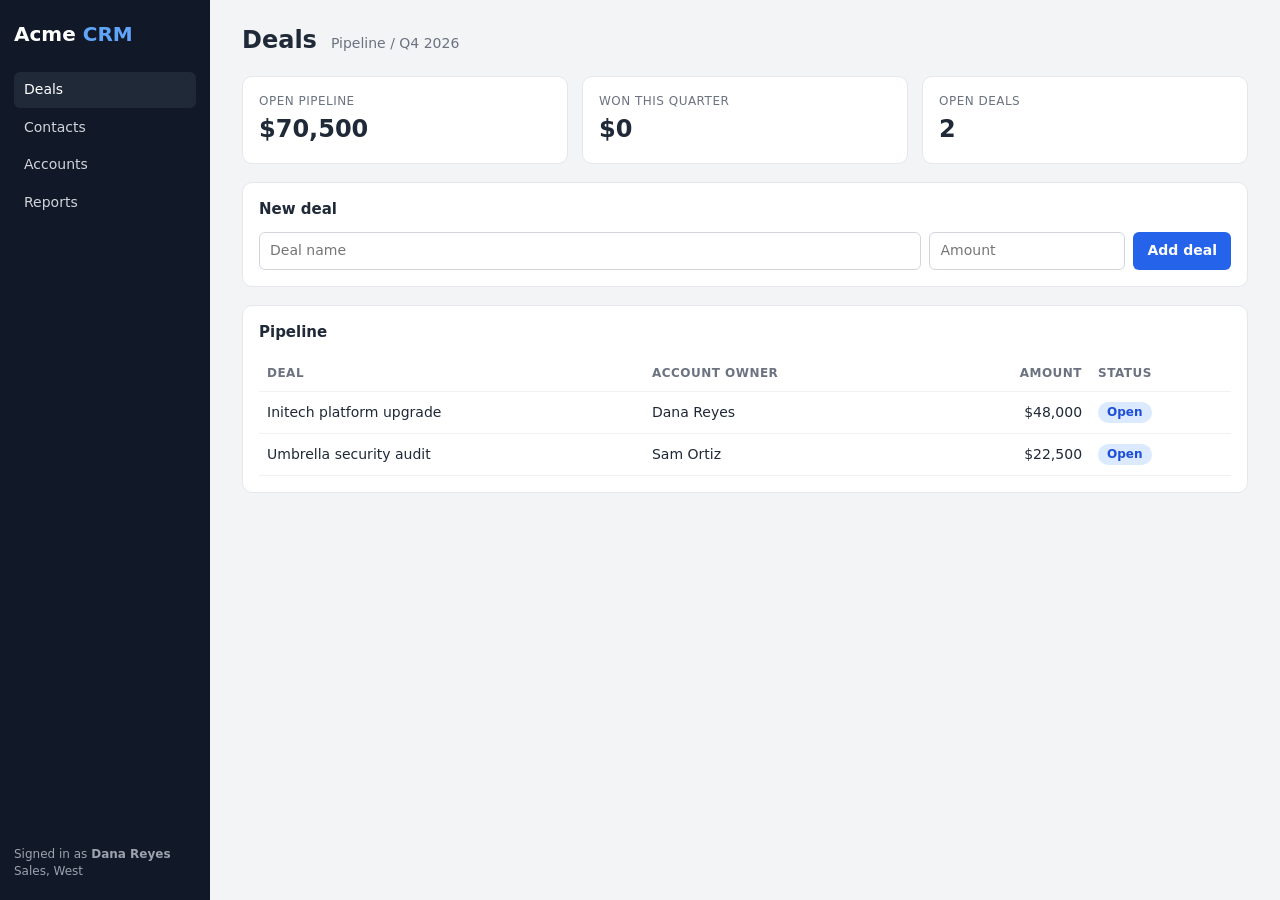
<file: demo/app/index.html>
<!doctype html>
<html lang="en">
<head>
<meta charset="utf-8">
<title>Acme CRM</title>
<link rel="stylesheet" href="styles.css">
</head>
<body>
<aside class="side">
  <div class="brand">Acme <span>CRM</span></div>
  <nav>
    <a class="active" href="#">Deals</a>
    <a href="#">Contacts</a>
    <a href="#">Accounts</a>
    <a href="#">Reports</a>
  </nav>
  <div class="me">Signed in as <b>Dana Reyes</b><br>Sales, West</div>
</aside>
<main>
  <header class="top">
    <h1>Deals</h1>
    <span class="crumb">Pipeline / Q4 2026</span>
  </header>
  <section class="kpis">
    <div class="kpi"><div class="label">Open pipeline</div><div class="value" id="kpi-open">$0</div></div>
    <div class="kpi"><div class="label">Won this quarter</div><div class="value" id="kpi-won">$0</div></div>
    <div class="kpi"><div class="label">Open deals</div><div class="value" id="kpi-count">0</div></div>
  </section>
  <section class="card">
    <h2>New deal</h2>
    <form id="deal-form">
      <input id="deal-name" placeholder="Deal name" aria-label="Deal name">
      <input id="deal-amount" placeholder="Amount" aria-label="Amount" inputmode="numeric">
      <button type="submit">Add deal</button>
    </form>
  </section>
  <section class="card">
    <h2>Pipeline</h2>
    <table>
      <thead><tr><th>Deal</th><th>Account owner</th><th class="num">Amount</th><th>Status</th></tr></thead>
      <tbody id="deals"></tbody>
    </table>
  </section>
</main>
<script src="app.js"></script>
</body>
</html>
</file>
<file: demo/app/styles.css>
* { box-sizing: border-box; }
body { margin: 0; display: flex; min-height: 100vh; font: 14px/1.4 "Segoe UI", system-ui, sans-serif; color: #1f2937; background: #f3f4f6; }
.side { width: 210px; background: #111827; color: #d1d5db; padding: 20px 14px; display: flex; flex-direction: column; }
.brand { font-size: 20px; font-weight: 700; color: #fff; margin-bottom: 24px; }
.brand span { color: #60a5fa; }
nav a { display: block; padding: 8px 10px; border-radius: 6px; color: #d1d5db; text-decoration: none; margin-bottom: 2px; }
nav a.active, nav a:hover { background: #1f2937; color: #fff; }
.me { margin-top: auto; font-size: 12px; color: #9ca3af; }
main { flex: 1; padding: 24px 32px; }
.top { display: flex; align-items: baseline; gap: 14px; margin-bottom: 18px; }
.top h1 { margin: 0; font-size: 24px; }
.crumb { color: #6b7280; }
.kpis { display: grid; grid-template-columns: repeat(3, 1fr); gap: 14px; margin-bottom: 18px; }
.kpi, .card { background: #fff; border: 1px solid #e5e7eb; border-radius: 10px; padding: 16px; }
.kpi .label { color: #6b7280; font-size: 12px; text-transform: uppercase; letter-spacing: .04em; }
.kpi .value { font-size: 24px; font-weight: 700; margin-top: 4px; }
.card { margin-bottom: 18px; }
.card h2 { margin: 0 0 12px; font-size: 15px; }
form { display: flex; gap: 8px; }
input { padding: 8px 10px; border: 1px solid #d1d5db; border-radius: 6px; font: inherit; }
#deal-name { flex: 1; }
button { padding: 8px 14px; border: 0; border-radius: 6px; background: #2563eb; color: #fff; font: inherit; font-weight: 600; cursor: pointer; }
table { width: 100%; border-collapse: collapse; }
th, td { text-align: left; padding: 10px 8px; border-bottom: 1px solid #f0f1f3; }
th { color: #6b7280; font-size: 12px; text-transform: uppercase; letter-spacing: .04em; }
.num { text-align: right; }
.pill { display: inline-block; padding: 2px 9px; border-radius: 999px; font-size: 12px; font-weight: 600; }
.pill.open { background: #dbeafe; color: #1d4ed8; }
.pill.won { background: #dcfce7; color: #15803d; }
</file>
